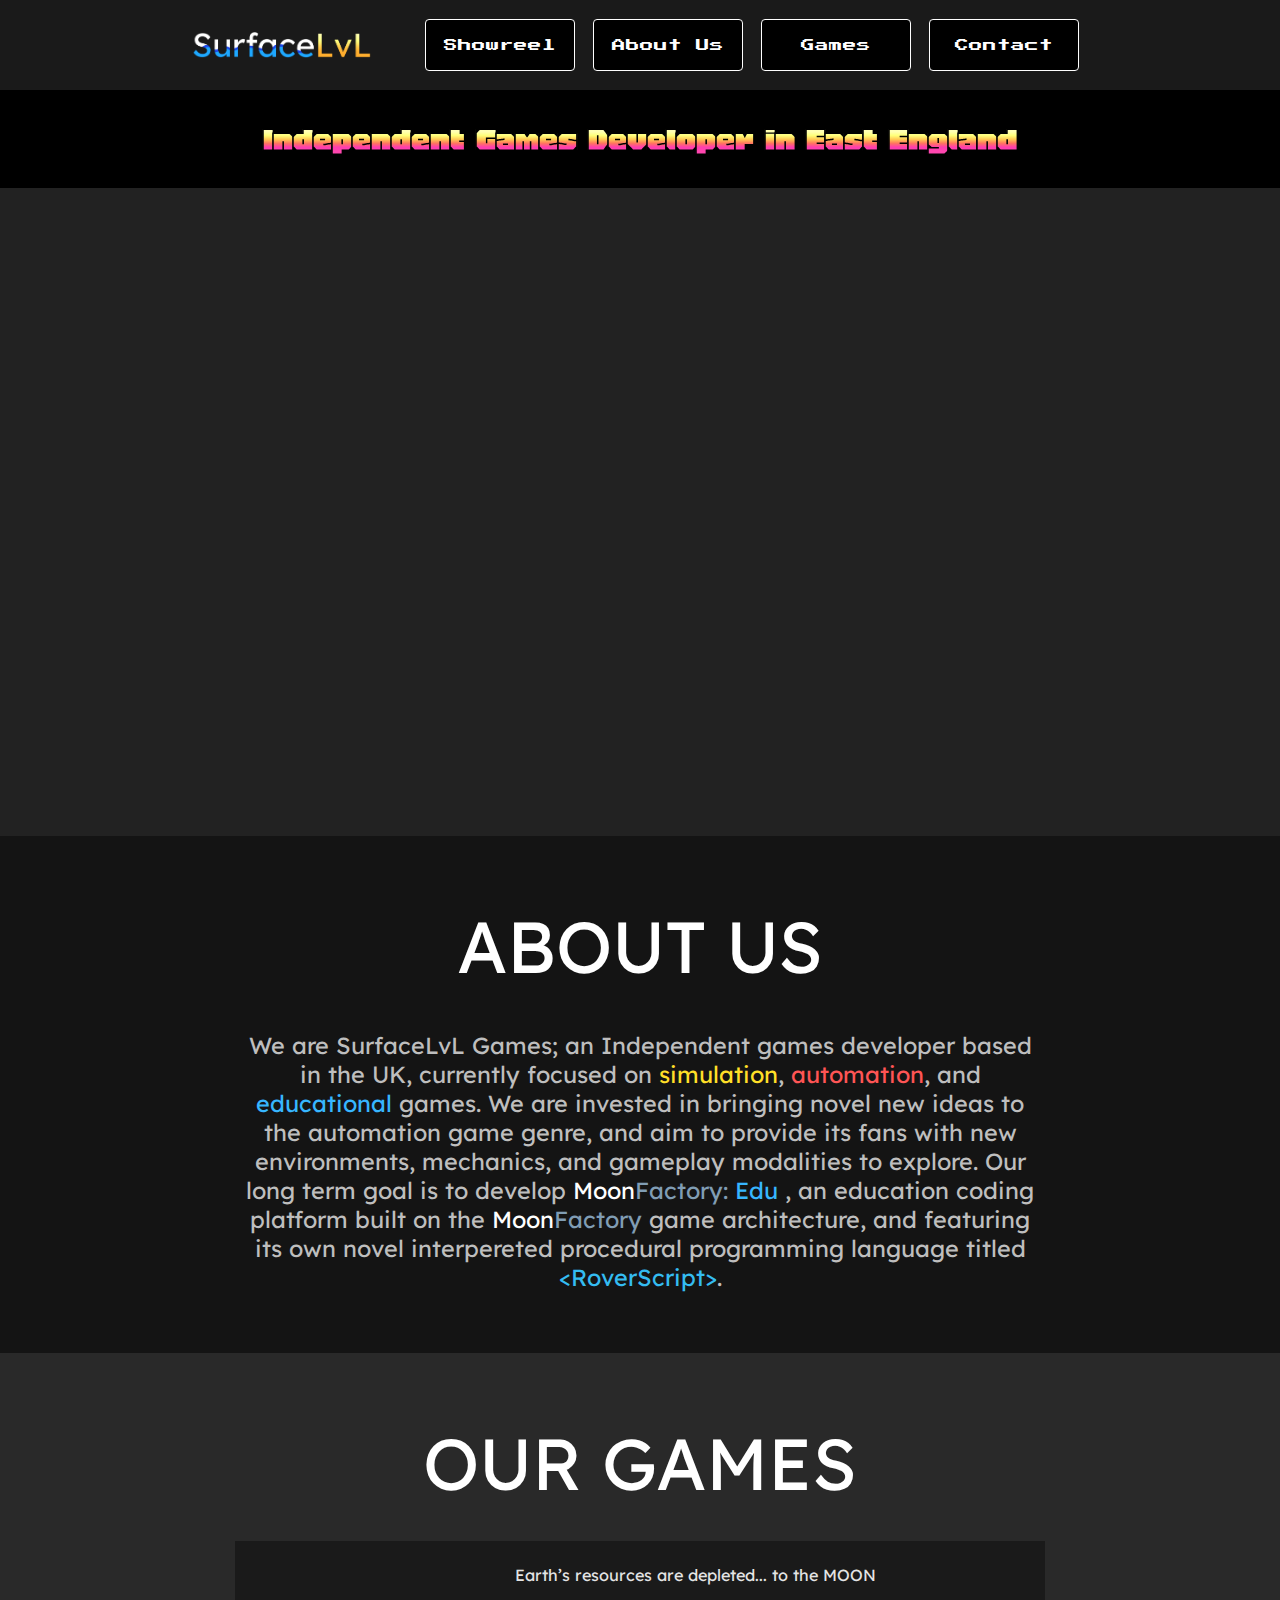
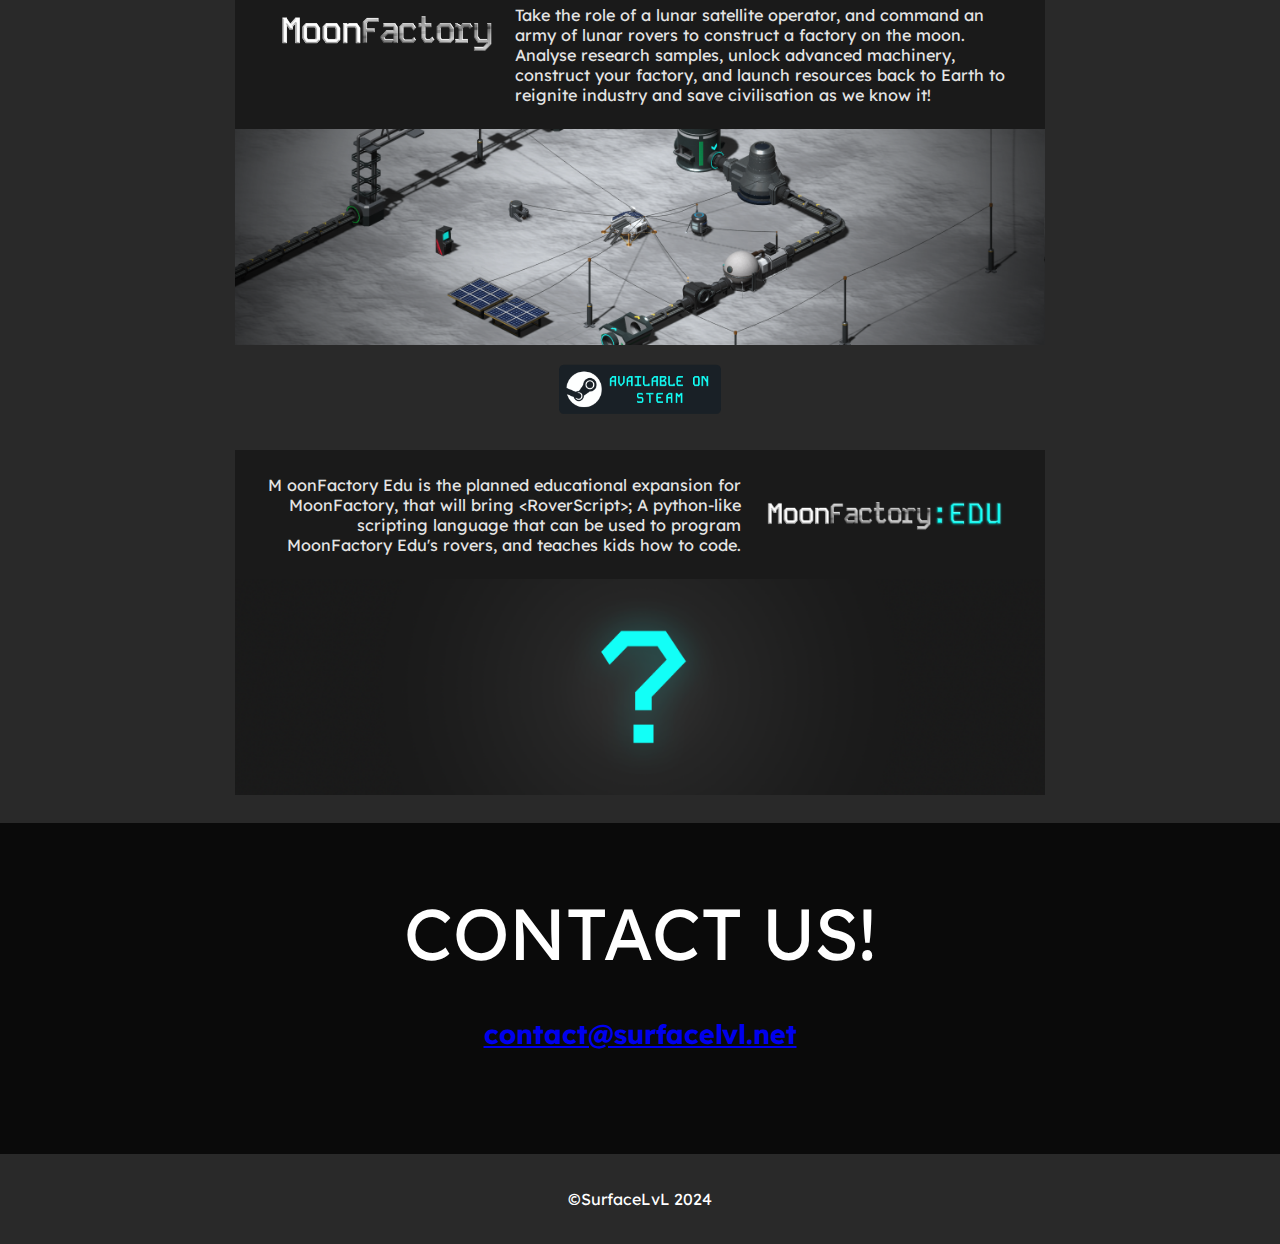
<file: index.html>
<!DOCTYPE html>
<html lang="en">

<head>
    <meta charset="UTF-8">
    <meta name="viewport" content="width=device-width, initial-scale=1.0">
    <title>SurfaceLvL</title>
    <link rel="stylesheet" href="style.css"> 

    <link rel="preconnect" href="https://fonts.googleapis.com">
    <link rel="preconnect" href="https://fonts.gstatic.com" crossorigin>
    <link href="https://fonts.googleapis.com/css2?family=Lexend:wght@100..900&display=swap" rel="stylesheet">
    <link href="https://fonts.googleapis.com/css2?family=Nabla&family=Noto+Sans:ital,wght@0,100..900;1,100..900&family=Press+Start+2P&display=swap" rel="stylesheet">
    <link href="https://fonts.googleapis.com/css2?family=Chewy&family=Honk&display=swap" rel="stylesheet">

</head>

<body>   
    <div class="content">
        <div class = "outer-navbar">
            <div class = "navbar">  
                <img id = "surfacelvl-nav" src = "public/Logo_DarkTransparentHR.png"> 
                <div class="navigation-buttons"> 
                    <a href="#showreel-section">Showreel</a>  
                    <a href="#aboutus-section">About Us</a>
                    <a href="#games-section">Games</a>
                    <a href="#contact-section">Contact</a>
                </div> 
            </div>
        </div>  

        <div  id="showreel-section"  class = "content-region" style="background-color: rgb(0, 0, 0); padding-top: 2vmax; padding-block-end: 2vmax;"> 
            <div class = "inner-content-region" style="width: 80%;"> 
                <!-- <img id = "companylogo" src = "public/Logo_DarkTransparentHR.png">  -->
                <p class = "shoutout" style="text-align: centre;"> 
                    Independent Games Developer in East England
                </p> 
            </div>
        </div>


        <div class = "content-region" style="background-color: rgb(34, 34, 34); height: 72vmin; align-content: center;">  
            <iframe id="showreel" src="https://www.youtube.com/embed/1Gjt6pnYEZI" frameborder="0"></iframe>  
        </div> 

        <div id = "aboutus-section" class = "content-region" style="background-color: rgb(20, 20, 20); height: fit-content; padding-bottom: 3%;">   
            <div class = "inner-content-region"> 
                <div class = "hbox"><h>ABOUT US</h></div>
                <p style="font-size: 2.6vmin; color: #bebebe; text-align: center;">
                We are SurfaceLvL Games; an Independent games developer based in the UK, currently focused on 
                <span style="color:rgb(255, 223, 40)">simulation</span>, 
                <span style="color:rgb(255, 85, 85)">automation</span>, 
                and <span style="color:rgb(55, 182, 255)">educational</span> games. 
                We are invested in bringing novel new ideas to the automation game genre, 
                and aim to provide its fans with new environments, mechanics, and gameplay modalities to explore. 
                Our long term goal is to develop 
                <span style="color:#ffffff">Moon</span><span style="color:#809db4">Factory: </span>
                <span style="color:rgb(55, 182, 255)">Edu</span>
                , an education coding platform built on the 
                <span style="color:#ffffff">Moon</span><span style="color:#809db4; padding: 0%;">Factory</span>
                game architecture, 
                and featuring its own novel interpereted procedural programming language titled
                <span style="color:#34bcf1">&lt;RoverScript&gt;</span>.
                </p> 
            </div>
        </div> 

        <div id ="games-section" style="background-color: #292929; height: auto;">
            <div class = "inner-content-region">
                <div class = "hbox"><h>OUR GAMES</h></div>  
                <div class = "content-region" style="height: 50%;">
                    <div class="game-banner-left">
                        <a href="steamstore.html" style="display: block"><img src="public/MF.png" style="width: 20vw;"></a>    
                        <p style="font-size: 1.8vmin; color: #e4e4e4;"> Earth’s resources are depleted... to the MOON <br><br> Take the role of a lunar satellite operator, and command an army of lunar rovers to construct a factory on the moon. 
                            Analyse research samples, unlock advanced machinery, construct your factory, and launch resources back to 
                            Earth to reignite industry and save civilisation as we know it!</p>
                    </div> 
                    <a href="steamstore.html" style="display: block"><img src="public/Banner.png" style="width: 100%; height: auto;"></a>
                    <a href="steamstore.html" style="display: block; width: 20%; margin-left: auto; margin-right: auto;"><img src="public/steamlink.png" style="width: 100%;"></a>
                    
                    <div class="game-banner-right">
                        <p style="text-align: right; font-size: 1.8vmin; color: #e4e4e4; padding-left: 2%;"> M
                            oonFactory Edu is the planned educational expansion for MoonFactory, 
                            that will bring &lt;RoverScript&gt;; A python-like scripting language that can 
                            be used to program MoonFactory Edu's rovers, and teaches kids how to code. </p>
                        <img src="public/MFEdu.png" style="width: 20vw; padding-left: 2%;">
                    </div>
                    <img src="public/Unkown.png" style="width: 100%; margin-bottom: 3%;"> 
                </div> 
            </div>  
        </div>    

        <div id = "contact-section" class = "content-region" style="background-color: rgb(10, 10, 10); height: fit-content;">
            <div class="inner-content-region">
                <div class = "hbox"><h>CONTACT US!</h></div>   
                <h2 style="padding-bottom: 10%;"><a href ="mailto: contact@surfacelvl.net">contact@surfacelvl.net</a></h2>
            </div> 
        </div>

        <div class = "content-region" style="background-color: #292929; height: 10vmin;">
            <p style="text-align:center; margin-top: 0 auto;"> 
                ©SurfaceLvL 2024
            </p>
        </div>
    </div>
</body>

</html>
</file>
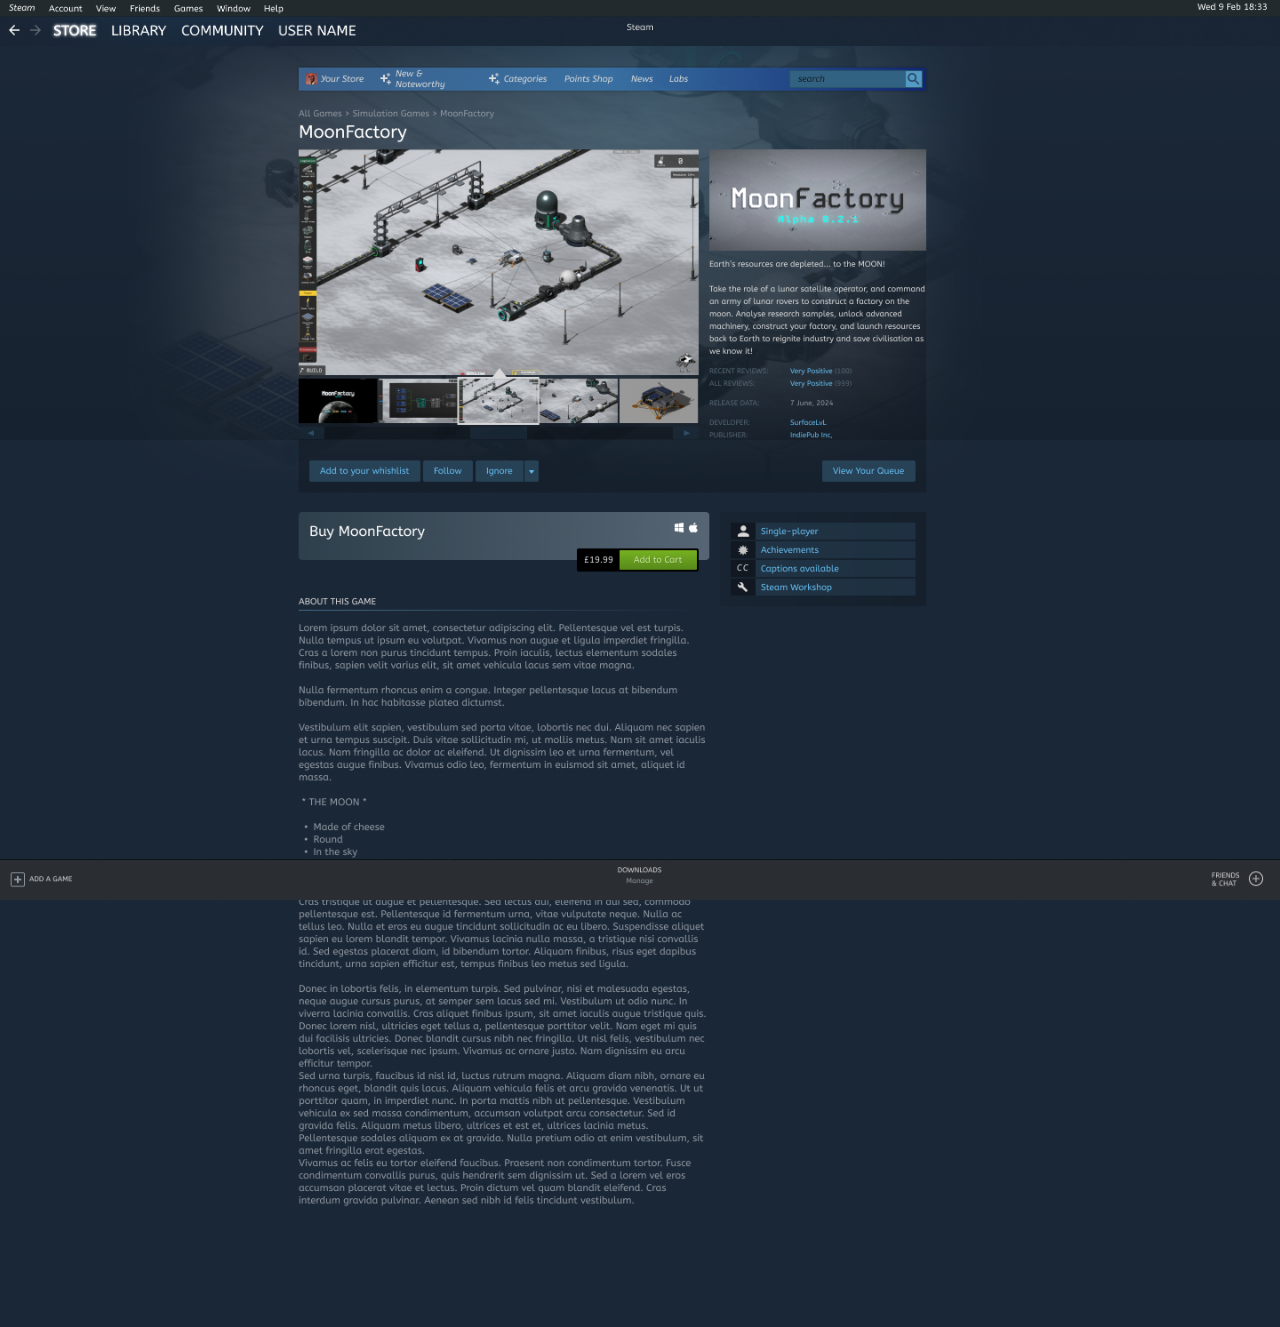
<file: steamstore.html>
<!DOCTYPE html>
<html>
<head>
    <meta charset="UTF-8" />
    <title>title</title>
    <link rel="stylesheet" href="style.css"> 
</head>
<body style="margin: 0; overflow-x: hidden;">
    <img src="public/SteamStore/Top Bar.png" class="topbanner"> 
    <img src="public/SteamStore/Game Page.png" style="width: 100vw; position:absolute; top: 0;">
    <img src="public/SteamStore/Footer.png" class="bottombanner">
</body>
</html>
</file>
<file: style.css>
body{
    margin:0;
    background-color: rgba(26, 26, 26);
    font-family: "Lexend" , sans-serif; 
    overflow-x: hidden;
}

.content{
    /* max-width: auto;
    width: 80%;
    margin-left: auto;
    margin-right: auto; */
}

p{
    color: white;
} 

h{
    font-size: 8vmin;  
    color: white;
    text-align: center;
}

h2{
    font-size: 3vmin;  
    color: white;
    text-align: center;
}

.hbox{
    text-align: center; 
    padding-top: 8%;  
    padding-bottom: 2%;
}

.outer-navbar{
    background-color: #1a1a1a; 
    width: auto;  
    height: 10vh; 
    justify-content: center;
    align-items: center; 
    position: -webkit-sticky; /* Safari */
    position: sticky; 
    top: 0;
    z-index: 1000; /* Ensure it stays above other content */ 
}

.navbar{
    background-color: #1a1a1a; 
    width:  70%;  
    margin-left: 15%;
    margin-right: 15%;
    height: 10vh;
    display: flex;
    justify-content: center;
    align-items: center;  
}

#surfacelvl-nav{
    width: 20%; 
    margin-right: auto;
    padding-right: auto;
    margin-top: auto;
    margin-left: auto;
    margin-bottom: auto; 
    float: left;
}  

.navigation-buttons {
    display: flex;
    justify-content: space-evenly; 
    width: 100%; 
    margin-left: 5%; 
    float:right; 
    height: 100%;
    justify-content: center;
    align-items: center;
    text-align: center;
}

.navigation-buttons a {
    background-color: black; /* Adjust button background color */ 
    color: white; /* Adjust button text color */  

    height: fit-content;

    display: flex;
    text-align: center;
    text-wrap:nowrap;
    justify-content: center;
    
    font-size: 1.5vmin;
    font-family: "Press Start 2P" , sans-serif; 
    text-decoration: none;

    border: 1px solid white; /* Adjust button border */ 
    border-radius: 4px;
    width: 100%;
    margin-left: 1vmin;
    margin-right: 1vmin;
    --padding: 2vmin;
    padding-top: var(--padding);
    padding-bottom: var(--padding);

    cursor: pointer;  
    transition: background-color 0.3s, color 0.3s;
} 

.navigation-buttons a:hover {
    background-color: #f7c223; /* Adjust button background color */  
    color: black; /* Adjust button text color */
} 

.content-region{
    width: auto;
    display: block;
    align-content: center; 
}
.inner-content-region{
    width: 50%;
    min-width: 90vmin; 
    margin: 0 auto;
}

#companylogo{
    width: 60%; 
    margin-right: auto; 
    margin-left: auto;
}

.shoutout{
    margin: 0;
    font-family: "Honk" , sans-serif; 
    color: white;
    font-size:3vw;
    text-align: center;
}

#showreel{ 
    width: 60%;
    min-width: 90vmin;
    height: 90%;  
    margin: 0 auto;
    display: block;
} 

.game-banner-left{
    background-color: rgb(26, 26, 26);
    display: inline-flex;
    align-items: center;
    justify-content: flex-start;
    padding: 1%;  
    padding-left: 3%; 
    padding-right: 3%;
    margin-top: 2%;
}

.game-banner-right{
    background-color: rgb(26, 26, 26);
    display: inline-flex;
    align-items: center;
    justify-content: flex-end;
    padding: 1%; 
    padding-right: 4%;
    margin-top: 2%;
}

.topbanner{
    width: 100vw;     
    justify-content: center;
    align-items: center; 
    position: -webkit-sticky;
    position: fixed; 
    top: 0;
    z-index: 1000;
}

.bottombanner{
    width: 100vw;     
    justify-content: center;
    align-items: center; 
    position: -webkit-sticky;
    position: fixed;
    bottom: 0;
    z-index: 1000;
}
</file>
